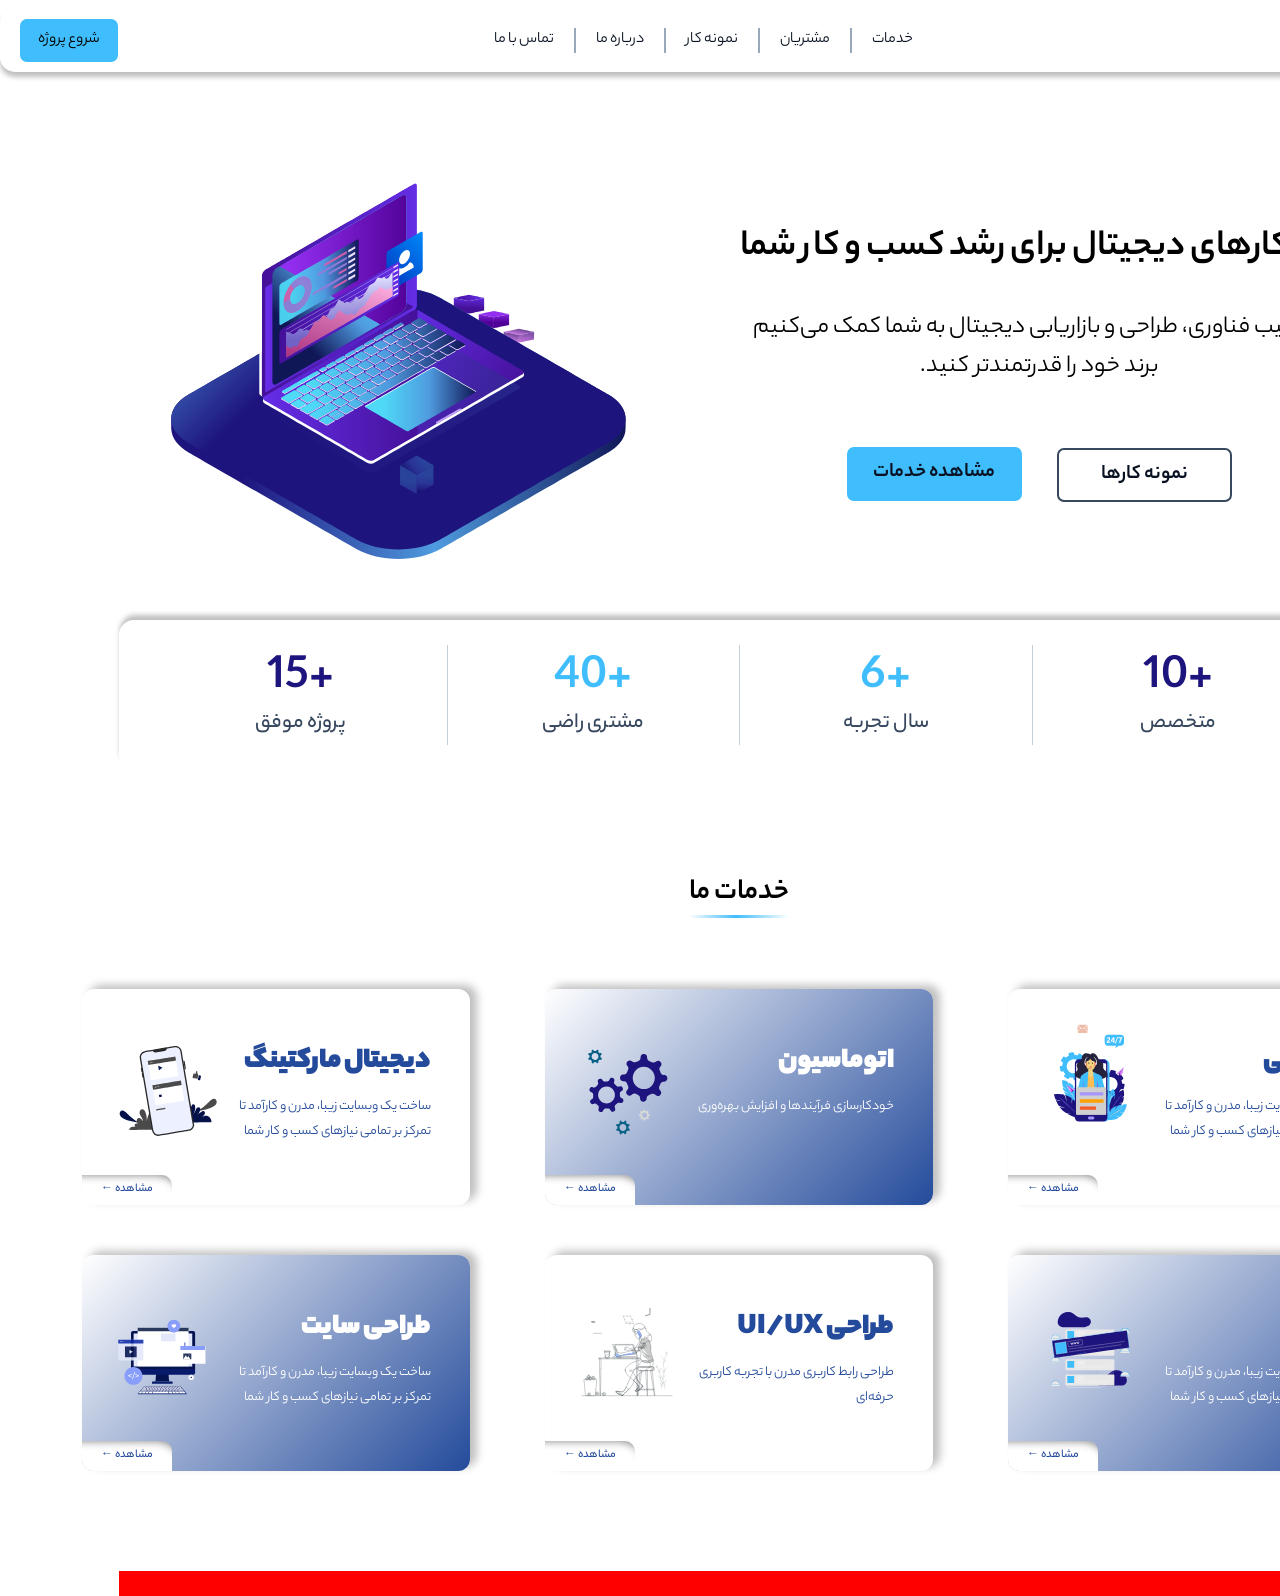
<file: index.html>
<!doctype html>
<html lang="fa" dir="rtl">
  <head>
    <meta charset="UTF-8" />
    <meta name="viewport" content="width=device-width, initial-scale=1.0" />
    <title>اسپادانا وب</title>
    <link rel="stylesheet" href="assets/css/style.css" />
  </head>

  <body>
    <div class="container">
      <header id="Header">
        <div>
          <img class="logo" src="assets/images/logo.svg" alt="" />
        </div>

        <nav class="menu">
          <ul>
            <li><a href="">خدمات</a></li>
            <li><a href="">مشتریان</a></li>
            <li><a href="">نمونه کار</a></li>
            <li><a href="">درباره ما</a></li>
            <li><a href="">تماس با ما</a></li>
          </ul>
        </nav>

        <div>
          <button class="btn-p">شروع پروژه</button>
        </div>
      </header>

      <main class="main">
        <section id="main-slider">
        

          <div class="content-slider">
            <div class="titr-slider">
              <h2>راهکارهای دیجیتال برای رشد کسب و کار شما</h2>
              <p>
                با ترکیب فناوری، طراحی و بازاریابی دیجیتال به شما کمک می‌کنیم
                برند خود را قدرتمندتر کنید.
              </p>
            </div>

            <div class="slider-actions">
              <button class="btn-Portfolio">نمونه کارها</button>
              <button class="btn-Services">مشاهده خدمات</button>
            </div>
          </div>
  <img src="./assets/images/hero.svg" alt="" />
          
        </section>

        <section id="Statistics">
          <div class="stat-item">
            <span class="stat-number">+10</span>
            <span class="stat-txt">متخصص</span>
          </div>

          <div class="stat-item">
            <span class="stat-number">+6</span>
            <span class="stat-txt">سال تجربه</span>
          </div>

          <div class="stat-item">
            <span class="stat-number">+40</span>
            <span class="stat-txt">مشتری راضی</span>
          </div>

          <div class="stat-item">
            <span class="stat-number">+15</span>
            <span class="stat-txt">پروژه موفق</span>
          </div>
        </section>

        <section id="Services">

            <h2 class="srv-heading">
    خدمات ما
    <span></span>
</h2>
    <div class="services-cards">

        <!-- پشتیبانی -->
        <div class="srv-card primary-card">
            <div class="srv-card-image">
                <img src="./assets/images/services/support.svg" alt="پشتیبانی">
            </div>

            <div class="srv-card-content">
                <h3>پشتیبانی</h3>
                <p>
                    ساخت یک وبسایت زیبا،
                    مدرن و کارآمد تا تمرکز بر تمامی
                    نیازهای کسب و کار شما
                </p>
            </div>

            <a href="#" class="srv-card-link">
                مشاهده ←
            </a>
        </div>


        <!-- اتوماسیون -->
        <div class="srv-card secondary-card">
            <div class="srv-card-image">
                <img src="./assets/images/services/otomasion.svg" alt="اتوماسیون">
            </div>

            <div class="srv-card-content">
                <h3>اتوماسیون</h3>
                <p>
                    خودکارسازی فرآیندها
                    و افزایش بهره‌وری
                </p>
            </div>

            <a href="#" class="srv-card-link">
                مشاهده ←
            </a>
        </div>


        <!-- دیجیتال مارکتینگ -->
        <div class="srv-card primary-card">
            <div class="srv-card-image">
                <img src="./assets/images/services/marketing.svg" alt="دیجیتال مارکتینگ">
            </div>

            <div class="srv-card-content">
                <h3>دیجیتال مارکتینگ</h3>
                <p>
                    ساخت یک وبسایت زیبا،
                    مدرن و کارآمد تا تمرکز بر تمامی
                    نیازهای کسب و کار شما
                </p>
            </div>

            <a href="#" class="srv-card-link">
                مشاهده ←
            </a>
        </div>


        <!-- سئو -->
        <div class="srv-card secondary-card">
            <div class="srv-card-image">
                <img src="./assets/images/services/seo.svg" alt="سئو">
            </div>

            <div class="srv-card-content">
                <h3>سئو</h3>
                <p>
                    ساخت یک وبسایت زیبا،
                    مدرن و کارآمد تا تمرکز بر تمامی
                    نیازهای کسب و کار شما
                </p>
            </div>

            <a href="#" class="srv-card-link">
                مشاهده ←
            </a>
        </div>


        <!-- طراحی UI/UX -->
        <div class="srv-card primary-card">
            <div class="srv-card-image">
                <img src="./assets/images/services/ui-ux.svg" alt="طراحی UI/UX">
            </div>

            <div class="srv-card-content">
                <h3>طراحی UI/UX</h3>
                <p>
                    طراحی رابط کاربری مدرن
                    با تجربه کاربری حرفه‌ای
                </p>
            </div>

            <a href="#" class="srv-card-link">
                مشاهده ←
            </a>
        </div>


        <!-- طراحی سایت -->
        <div class="srv-card secondary-card">
            <div class="srv-card-image">
                <img src="./assets/images/services/website.svg" alt="طراحی سایت">
            </div>

            <div class="srv-card-content">
                <h3>طراحی سایت</h3>
                <p>
                    ساخت یک وبسایت زیبا،
                    مدرن و کارآمد تا تمرکز بر تمامی
                    نیازهای کسب و کار شما
                </p>
            </div>

            <a href="#" class="srv-card-link">
                مشاهده ←
            </a>
        </div>

    </div>

</section>
      </main>

      <footer class="footer">Footer</footer>
    </div>
  </body>
</html>
</file>
<file: assets/css/style.css>
@font-face {
  font-family: "Yekan Bakh";
  src: url("../font/yekanbakh/YekanBakh-Hairline.ttf") format("truetype");
  font-weight: 200;
  font-style: normal;
}

@font-face {
  font-family: "Yekan Bakh";
  src: url("../font/yekanbakh/YekanBakh-Light.ttf") format("truetype");
  font-weight: 300;
  font-style: normal;
}

@font-face {
  font-family: "Yekan Bakh";
  src: url("../font/yekanbakh/YekanBakh-Regular.ttf") format("truetype");
  font-weight: 400;
  font-style: normal;
}

@font-face {
  font-family: "Yekan Bakh";
  src: url("../font/yekanbakh/YekanBakh-Medium.ttf") format("truetype");
  font-weight: 500;
  font-style: normal;
}

@font-face {
  font-family: "Yekan Bakh";
  src: url("../font/yekanbakh/YekanBakh-Bold.ttf") format("truetype");
  font-weight: 700;
  font-style: normal;
}

@font-face {
  font-family: "Yekan Bakh";
  src: url("../font/yekanbakh/YekanBakh-Heavy.ttf") format("truetype");
  font-weight: 800;
  font-style: normal;
}

@font-face {
  font-family: "Yekan Bakh";
  src: url("../font/yekanbakh/YekanBakh-Fat.ttf") format("truetype");
  font-weight: 900;
  font-style: normal;
}
* {
  box-sizing: border-box;
}

body {
  margin: 0;
  padding: 0;
  font-family: "yekan bakh";
}

ul {
  margin: 0;
  padding: 0;
}

li {
  list-style: none;
}

a {
  text-decoration: none;
}

.container {
  max-width: 1400px;
  width: 100%;
  padding: 0 20px;
  margin: 0 auto;
}

#Header {
  width: 1359px;
  height: 64px;
  border-radius: 15px;
  display: flex;
  padding: 0 20px;
  align-items: center;
  justify-content: space-between;
  margin: 8px auto 0;

  box-shadow: 0 5px 5px rgba(0, 0, 0, 0.25);
}

.logo {
  display: block;
  width: 50px;
  height: 50px;
}

.menu {
  display: flex;
  flex: 1;
  justify-content: center;
}

.menu ul {
  display: flex;
  justify-content: center;
  align-items: center;
}

.menu ul li {
  padding: 0 20px;
  border-left: 2px solid #98a7ba;
}

.menu ul li:last-child {
  border-left: none;
}

.menu ul li a {
  font-size: 16px;
  color: #091222;
}

.btn-p {
  font-family: inherit;
  border: none;
  padding: 9px 18px;
  border-radius: 7px;
  font-size: 16px;
  /* margin-left: 12px; */
  background-color: #3fbdfc;
}

.main {
  width: 100%;
}

#main-slider {
  width: 100%;
  min-height: 430px;
  border-radius: 15px;
  padding-right: 20px;
  padding-left: 20px;
  margin-top: 30px;
  display: flex;
  justify-content: space-between;
  align-items: center;
}

#main-slider > img {
  width: 45%;
  max-width: 520px;
  height: auto;
  /* transform: rotateY(180deg) */
}

.content-slider {
  width: 50%;
  display: flex;
  flex-direction: column;
  align-items: center;
  text-align: center;
  font-family: inherit;
  font-size: 25px;
}

#titr-slider {
  display: flex;
  flex-direction: column;
}

#titr-slider h2 {
  font-family: inherit;
  font-size: 28px;
  font-weight: 700;
  margin: 0 0 25px;
}

#titr-slider p {
  max-width: 520px;
  font-family: inherit;
  font-size: 18px;
  line-height: 2;
  color: #37475e;
  margin: 0;
}

.slider-actions {
  display: flex;
  align-items: center;
  justify-content: center;
  gap: 35px;
  margin-top: 35px;
}
.btn-Portfolio {
  min-width: 175px;
  height: 54px;
  border: 2px solid #37475e;
  border-radius: 7px;
  background-color: #fff;
  font-family: inherit;
  font-size: 21px;
  font-weight: 700;
  color: #091222;
  cursor: pointer;
}

.btn-Services {
  min-width: 175px;
  height: 54px;
  background-color: #3fbdfc;
  border: none;
  border-radius: 7px;
  font-family: inherit;
  font-size: 21px;
  color: #091222;
  cursor: pointer;
  margin-bottom: 3px;
  font-weight: 700;
}

#Statistics {
  width: 100%;
  height: 150px;
  border-radius: 15px;
  display: flex;
  justify-content: center;
  align-items: center;
  padding: 0 35px;
  margin-top: 30px;
  box-shadow: 1px -5px 5px rgba(0, 0, 0, 0.25);
}

.stat-item {
  width: 25%;
  height: 100px;
  display: flex;
  flex-direction: column;
  align-items: center;
  justify-content: center;
  padding: 0 20px;
  border-left: 1px solid #c5ced8;
}

.stat-item:last-child {
  border-left: none;
}

.stat-number {
  font-family: inherit;
  font-size: 50px;
  font-weight: 700;
  line-height: 1;
  color: #1e147e;
}

.stat-item:nth-child(2) .stat-number,
.stat-item:nth-child(3) .stat-number {
  color: #3fbdfc;
}

.stat-txt {
  font-family: inherit;
  font-size: 22px;
  font-weight: 500;
  margin-top: 8px;
  line-height: 1;
  color: #37475e;
}

#Services {
    margin-bottom: 100px;
    margin-top: 100px;
}

.srv-heading {
    position: relative;
    padding-bottom: 12px;
    text-align: center;
    font-size: 30px;
}

.srv-heading span {
    position: absolute;
    bottom: 11px;
    left: 50%;
    transform: translateX(-50%);
    width: 100px;
    height: 3px;
    background: linear-gradient(90deg, rgb(255, 255, 255) 0%, rgb(63, 189, 252) 47%, rgb(255, 255, 255) 100%);
    border-radius: 10px;
}


/* =========================
   Services Cards
========================= */

.services-cards {
    display: grid;
    grid-template-columns: repeat(3, 388px);
    justify-content: center;
    column-gap: 75px;
    row-gap: 50px;
    margin-top: 60px;
}


/* =========================
   Card
========================= */

.srv-card {
        width: 388px;
    height: 216px ;
    position: relative;
    border-radius: 12px;
    box-shadow: 7px -4px 8px rgba(0, 0, 0, 0.25), -20px -8px 2px -37px rgba(0, 0, 0, 0.15);
    overflow: hidden;
}


/* کارت سفید */

.primary-card {
    background: #ffffff;
}


/* کارت آبی */

.secondary-card {
    background: linear-gradient(
        135deg,
        #ffffff 0%,
        #244b9b 100%
    );
}


/* =========================
   Image
========================= */

.srv-card-image {
    position: absolute;
    left: -28px;
    top: 33px;
    width: 220px;
    height: 124px;
}

.srv-card-image img {
    width: 100%;
    height: 100%;

    display: block;

    object-fit: contain;
}


/* =========================
   Content
========================= */

.srv-card-content {
       position: absolute;
    right: 39px;
    top: 50px;
    width: 197px;
    text-align: right;
}

.srv-card-content h3 {
    margin: 0 0 8px;

    font-family: "Yekan Bakh", sans-serif;

    font-size: 30px;
    font-weight: 900;

    color: #244b9b;
}

.srv-card-content p {
    margin: 0;

    font-family: "Yekan Bakh", sans-serif;

    font-size: 14px;
    line-height: 1.8;

    color: #244b9b;
}


/* =========================
   Blue Card Text
========================= */

.secondary-card .srv-card-content h3,
.secondary-card .srv-card-content p {
    color: #ffffff;
}


/* =========================
   مشاهده
========================= */
.srv-card-link {
       position: absolute;
    left: 0px;
    bottom: 0px;
    width: 90px;
    height: 30px;
    display: flex;
    align-items: center;
    justify-content: center;
    background: #fff;
    border: none;
    border-radius: 0 10px 0 0;
    font-family: "Yekan Bakh", sans-serif;
    font-size: 12px;
    font-weight: 500;
    box-shadow: inset -9px 20px 9px -20px rgb(0 0 0 / 50%);
    color: #244b9b;
    -webkit-box-shadow: inset 0px 15px 9px -16px rgb(0 0 0 / 57% 57% );
    -moz-box-shadow: inset -4px 3px 8px rgba(0, 0, 0, 0.15);
    
}

.footer {
  background-color: red;
  width: 100%;
}
</file>
